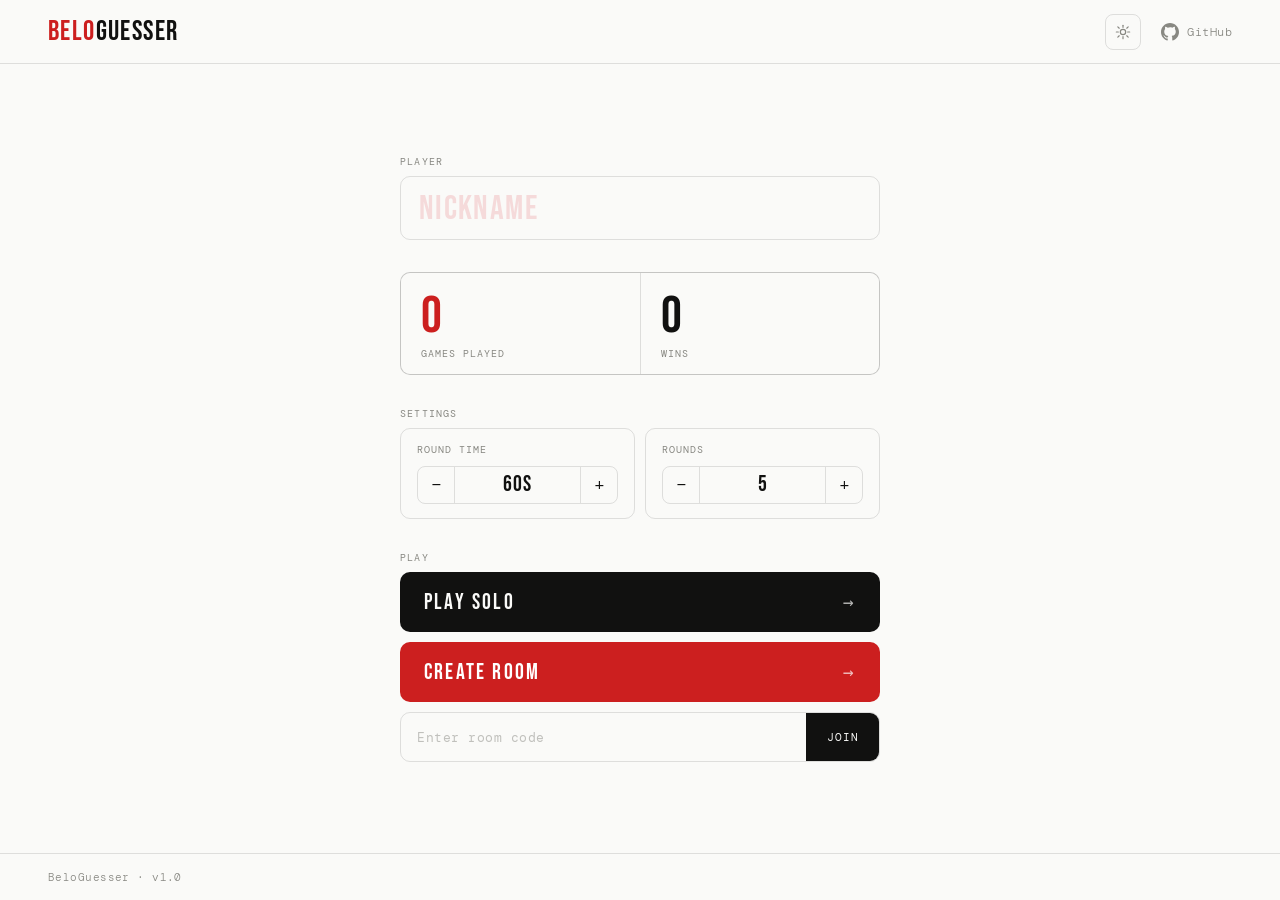
<file: index.html>
<!doctype html>
<html lang="en">
  <head>
    <meta charset="UTF-8" />
    <meta name="viewport" content="width=device-width, initial-scale=1.0" />
    <title>BeloGuesser</title>
    <link rel="preconnect" href="https://fonts.googleapis.com" />
    <link rel="preconnect" href="https://fonts.gstatic.com" crossorigin />
    <link
      href="https://fonts.googleapis.com/css2?family=Bebas+Neue&family=DM+Mono:wght@300;400;500&display=swap"
      rel="stylesheet"
    />
    <link rel="stylesheet" href="menu.css" />
  </head>
  <body>
    <header>
      <div class="logo">Belo<span>Guesser</span></div>
      <div class="header-right">
        <button class="theme-btn" id="theme-btn" title="Toggle theme">
          <svg class="icon-sun" viewBox="0 0 24 24">
            <circle cx="12" cy="12" r="4" />
            <line x1="12" y1="2" x2="12" y2="5" />
            <line x1="12" y1="19" x2="12" y2="22" />
            <line x1="4.22" y1="4.22" x2="6.34" y2="6.34" />
            <line x1="17.66" y1="17.66" x2="19.78" y2="19.78" />
            <line x1="2" y1="12" x2="5" y2="12" />
            <line x1="19" y1="12" x2="22" y2="12" />
            <line x1="4.22" y1="19.78" x2="6.34" y2="17.66" />
            <line x1="17.66" y1="6.34" x2="19.78" y2="4.22" />
          </svg>
          <svg class="icon-moon" viewBox="0 0 24 24">
            <path d="M21 12.79A9 9 0 1 1 11.21 3 7 7 0 0 0 21 12.79z" />
          </svg>
        </button>

        <a
          class="github-link"
          href="https://github.com/"
          target="_blank"
          rel="noopener"
        >
          <svg viewBox="0 0 24 24" xmlns="http://www.w3.org/2000/svg">
            <path
              d="M12 0C5.374 0 0 5.373 0 12c0 5.302 3.438 9.8 8.207 11.387.599.111.793-.261.793-.577v-2.234c-3.338.726-4.033-1.416-4.033-1.416-.546-1.387-1.333-1.756-1.333-1.756-1.089-.745.083-.729.083-.729 1.205.084 1.839 1.237 1.839 1.237 1.07 1.834 2.807 1.304 3.492.997.107-.775.418-1.305.762-1.604-2.665-.305-5.467-1.334-5.467-5.931 0-1.311.469-2.381 1.236-3.221-.124-.303-.535-1.524.117-3.176 0 0 1.008-.322 3.301 1.23A11.509 11.509 0 0112 5.803c1.02.005 2.047.138 3.006.404 2.291-1.552 3.297-1.23 3.297-1.23.653 1.653.242 2.874.118 3.176.77.84 1.235 1.911 1.235 3.221 0 4.609-2.807 5.624-5.479 5.921.43.372.823 1.102.823 2.222v3.293c0 .319.192.694.801.576C20.566 21.797 24 17.3 24 12c0-6.627-5.373-12-12-12z"
            />
          </svg>
          GitHub
        </a>
      </div>
    </header>

    <main>
      <div class="container">
        <div class="profile-section">
          <div class="section-label">Player</div>
          <div class="nick-wrapper">
            <input
              id="nick-input"
              type="text"
              maxlength="24"
              placeholder="NICKNAME"
              autocomplete="off"
              spellcheck="false"
            />
            <button class="nick-save-btn" id="nick-save">Save</button>
          </div>
        </div>

        <div class="stats">
          <div class="stat">
            <div class="stat-value" id="stat-games">0</div>
            <div class="stat-label">Games played</div>
          </div>
          <div class="stat">
            <div class="stat-value" id="stat-wins">0</div>
            <div class="stat-label">Wins</div>
          </div>
        </div>

        <div class="settings-section">
          <div class="section-label">Settings</div>
          <div class="settings-grid">
            <div class="setting-box">
              <div class="setting-name">Round time</div>
              <div class="stepper" id="stepper-time">
                <button class="stepper-btn" data-dir="-1">−</button>
                <div class="stepper-val" id="val-time">60s</div>
                <button class="stepper-btn" data-dir="1">+</button>
              </div>
            </div>
            <div class="setting-box">
              <div class="setting-name">Rounds</div>
              <div class="stepper" id="stepper-rounds">
                <button class="stepper-btn" data-dir="-1">−</button>
                <div class="stepper-val" id="val-rounds">5</div>
                <button class="stepper-btn" data-dir="1">+</button>
              </div>
            </div>
          </div>
        </div>

        <div class="play-section">
          <div class="section-label">Play</div>
          <div class="play-controls">
            <button class="btn-solo" id="btn-solo">
              Play Solo
              <span class="arrow">→</span>
            </button>
            <button class="btn-create" id="btn-create">
              Create room
              <span class="arrow">→</span>
            </button>
            <div class="join-row">
              <input
                id="room-code"
                type="text"
                maxlength="8"
                placeholder="Enter room code"
                autocomplete="off"
                spellcheck="false"
              />
              <button class="btn-join" id="btn-join">Join</button>
            </div>
          </div>
        </div>
      </div>
    </main>

    <footer>
      <div class="footer-text">BeloGuesser · v1.0</div>
      <div class="win-rate" id="win-rate"></div>
    </footer>

    <div class="toast" id="toast"></div>

    <script src="menu.js"></script>
  </body>
</html>
</file>
<file: menu.css>
*,
*::before,
*::after {
  box-sizing: border-box;
  margin: 0;
  padding: 0;
}

:root {
  --red: #cc1f1f;
  --red-dark: #9b1515;
  --red-light: #f5dada;
  --white: #fafaf8;
  --black: #111110;
  --gray: #888882;
  --border: rgba(17, 17, 16, 0.12);
  --stat-bg: #fafaf8;
}

[data-theme="dark"] {
  --red: #e84040;
  --red-dark: #c02020;
  --red-light: #4a1f1f;
  --white: #1a1918;
  --black: #f0efec;
  --gray: #9a9a94;
  --border: rgba(240, 239, 236, 0.18);
  --stat-bg: #222120;
}

html {
  height: 100%;
}

body {
  background: var(--white);
  color: var(--black);
  font-family: "DM Mono", monospace;
  font-weight: 300;
  letter-spacing: -0.01em;
  display: grid;
  grid-template-rows: auto 1fr auto;
  min-height: 100vh;
  transition:
    background 0.3s,
    color 0.3s;
}

header {
  border-bottom: 1px solid var(--border);
  padding: 0 48px;
  height: 64px;
  display: flex;
  align-items: center;
  justify-content: space-between;
  gap: 16px;
}

.logo {
  font-family: "Bebas Neue", sans-serif;
  font-size: 28px;
  letter-spacing: 0.05em;
  color: var(--red);
  user-select: none;
  flex-shrink: 0;
}
.logo span {
  color: var(--black);
}

.header-right {
  display: flex;
  align-items: center;
  gap: 20px;
}

.theme-btn {
  width: 36px;
  height: 36px;
  border: 1px solid var(--border);
  border-radius: 8px;
  background: transparent;
  cursor: pointer;
  display: flex;
  align-items: center;
  justify-content: center;
  color: var(--gray);
  transition:
    color 0.15s,
    border-color 0.15s,
    background 0.15s;
  flex-shrink: 0;
}
.theme-btn:hover {
  color: var(--black);
  border-color: var(--black);
}
.theme-btn svg {
  width: 16px;
  height: 16px;
  fill: none;
  stroke: currentColor;
  stroke-width: 1.8;
  stroke-linecap: round;
  stroke-linejoin: round;
}

.icon-sun {
  display: block;
}
.icon-moon {
  display: none;
}
[data-theme="dark"] .icon-sun {
  display: none;
}
[data-theme="dark"] .icon-moon {
  display: block;
}

.github-link {
  display: flex;
  align-items: center;
  gap: 8px;
  text-decoration: none;
  color: var(--gray);
  font-size: 12px;
  letter-spacing: 0.04em;
  transition: color 0.15s;
  flex-shrink: 0;
}
.github-link:hover {
  color: var(--black);
}
.github-link svg {
  width: 18px;
  height: 18px;
  fill: currentColor;
  flex-shrink: 0;
}

main {
  display: grid;
  place-items: center;
  padding: 48px 24px;
}

.container {
  width: 100%;
  max-width: 480px;
  display: flex;
  flex-direction: column;
  gap: 32px;
}

.section-label {
  font-size: 10px;
  letter-spacing: 0.12em;
  text-transform: uppercase;
  color: var(--gray);
  font-weight: 400;
  margin-bottom: 8px;
}

.profile-section {
  display: flex;
  flex-direction: column;
}

.nick-wrapper {
  display: flex;
  align-items: stretch;
  border: 1px solid var(--border);
  border-radius: 10px;
  overflow: hidden;
  transition: border-color 0.2s;
  height: 64px;
}
.nick-wrapper:focus-within {
  border-color: var(--red);
}

#nick-input {
  flex: 1;
  border: none;
  background: transparent;
  font-family: "Bebas Neue", sans-serif;
  font-size: 34px;
  letter-spacing: 0.04em;
  color: var(--black);
  padding: 0 18px;
  outline: none;
  min-width: 0;
  line-height: 1;
}
#nick-input::placeholder {
  color: var(--red-light);
}

.nick-save-btn {
  flex-shrink: 0;
  display: flex;
  align-items: center;
  justify-content: center;
  border: none;
  border-left: 1px solid var(--border);
  background: var(--red);
  color: white;
  font-family: "DM Mono", monospace;
  font-size: 11px;
  font-weight: 400;
  letter-spacing: 0.1em;
  text-transform: uppercase;
  width: 0;
  min-width: 0;
  padding: 0;
  overflow: hidden;
  opacity: 0;
  pointer-events: none;
  cursor: pointer;
  transition:
    width 0.22s ease,
    opacity 0.22s ease,
    background 0.15s;
  white-space: nowrap;
}
.nick-save-btn.visible {
  width: 88px;
  opacity: 1;
  pointer-events: all;
}
.nick-save-btn:hover {
  background: var(--red-dark);
}

.stats {
  display: grid;
  grid-template-columns: 1fr 1fr;
  gap: 1px;
  background: var(--border);
  border: 1px solid var(--border);
  border-radius: 10px;
  overflow: hidden;
}

.stat {
  background: var(--stat-bg);
  padding: 18px 20px 14px;
  display: flex;
  flex-direction: column;
  gap: 4px;
  transition: background 0.3s;
}

.stat-value {
  font-family: "Bebas Neue", sans-serif;
  font-size: 52px;
  line-height: 1;
  letter-spacing: 0.02em;
  color: var(--black);
}
.stat:first-child .stat-value {
  color: var(--red);
}

.stat-label {
  font-size: 10px;
  letter-spacing: 0.1em;
  text-transform: uppercase;
  color: var(--gray);
  font-weight: 400;
}

.settings-section {
  display: flex;
  flex-direction: column;
}

.settings-grid {
  display: grid;
  grid-template-columns: 1fr 1fr;
  gap: 10px;
}

.setting-box {
  border: 1px solid var(--border);
  border-radius: 10px;
  padding: 14px 16px;
  display: flex;
  flex-direction: column;
  gap: 10px;
}

.setting-name {
  font-size: 10px;
  letter-spacing: 0.1em;
  text-transform: uppercase;
  color: var(--gray);
  font-weight: 400;
}

.stepper {
  display: flex;
  align-items: center;
  border: 1px solid var(--border);
  border-radius: 8px;
  overflow: hidden;
}

.stepper-btn {
  width: 36px;
  height: 36px;
  border: none;
  background: transparent;
  color: var(--black);
  font-size: 18px;
  font-family: "DM Mono", monospace;
  font-weight: 300;
  cursor: pointer;
  display: flex;
  align-items: center;
  justify-content: center;
  flex-shrink: 0;
  transition: background 0.12s;
  line-height: 1;
}
.stepper-btn:hover {
  background: var(--red-light);
}

.stepper-val {
  flex: 1;
  text-align: center;
  font-family: "Bebas Neue", sans-serif;
  font-size: 22px;
  letter-spacing: 0.04em;
  color: var(--black);
  line-height: 36px;
  border-left: 1px solid var(--border);
  border-right: 1px solid var(--border);
  user-select: none;
}

.play-section {
  display: flex;
  flex-direction: column;
}
.play-controls {
  display: flex;
  flex-direction: column;
  gap: 10px;
}

.btn-solo {
  width: 100%;
  background: var(--black);
  color: var(--white);
  border: none;
  border-radius: 10px;
  font-family: "Bebas Neue", sans-serif;
  font-size: 22px;
  letter-spacing: 0.1em;
  padding: 0 24px;
  height: 60px;
  cursor: pointer;
  transition:
    background 0.15s,
    transform 0.1s;
  display: flex;
  align-items: center;
  justify-content: space-between;
}
.btn-solo:hover {
  opacity: 0.85;
}
.btn-solo:active {
  transform: scale(0.99);
}
.btn-solo .arrow {
  font-family: "DM Mono", monospace;
  font-size: 18px;
  font-weight: 300;
  opacity: 0.7;
}

.btn-create {
  width: 100%;
  background: var(--red);
  color: white;
  border: none;
  border-radius: 10px;
  font-family: "Bebas Neue", sans-serif;
  font-size: 22px;
  letter-spacing: 0.1em;
  padding: 0 24px;
  height: 60px;
  cursor: pointer;
  transition:
    background 0.15s,
    transform 0.1s;
  display: flex;
  align-items: center;
  justify-content: space-between;
}
.btn-create:hover {
  background: var(--red-dark);
}
.btn-create:active {
  transform: scale(0.99);
}
.btn-create .arrow {
  font-family: "DM Mono", monospace;
  font-size: 18px;
  font-weight: 300;
  opacity: 0.7;
}

.join-row {
  display: flex;
  border: 1px solid var(--border);
  border-radius: 10px;
  overflow: hidden;
  transition: border-color 0.2s;
  height: 50px;
}
.join-row:focus-within {
  border-color: var(--red);
}

#room-code {
  flex: 1;
  border: none;
  background: transparent;
  font-family: "DM Mono", monospace;
  font-size: 13px;
  letter-spacing: 0.15em;
  text-transform: uppercase;
  color: var(--black);
  padding: 0 16px;
  outline: none;
}
#room-code::placeholder {
  color: var(--gray);
  text-transform: none;
  letter-spacing: 0.04em;
  opacity: 0.5;
}

.btn-join {
  border: none;
  border-left: 1px solid var(--border);
  background: var(--black);
  color: var(--white);
  font-family: "DM Mono", monospace;
  font-size: 11px;
  letter-spacing: 0.1em;
  text-transform: uppercase;
  padding: 0 20px;
  cursor: pointer;
  transition:
    background 0.15s,
    color 0.15s;
  flex-shrink: 0;
}
.btn-join:hover {
  opacity: 0.85;
}

.toast {
  position: fixed;
  bottom: 32px;
  left: 50%;
  transform: translateX(-50%) translateY(12px);
  background: var(--black);
  color: var(--white);
  font-family: "DM Mono", monospace;
  font-size: 12px;
  letter-spacing: 0.06em;
  padding: 10px 20px;
  border-radius: 8px;
  opacity: 0;
  transition:
    opacity 0.2s,
    transform 0.2s;
  pointer-events: none;
  white-space: nowrap;
}
.toast.show {
  opacity: 1;
  transform: translateX(-50%) translateY(0);
}

footer {
  border-top: 1px solid var(--border);
  padding: 16px 48px;
  display: flex;
  align-items: center;
  justify-content: space-between;
}

.footer-text {
  font-size: 11px;
  color: var(--gray);
  letter-spacing: 0.04em;
}
.win-rate {
  font-size: 11px;
  color: var(--gray);
  letter-spacing: 0.04em;
}
.win-rate span {
  color: var(--red);
  font-weight: 500;
}

@media (max-width: 600px) {
  header,
  footer {
    padding: 0 20px;
  }
  main {
    padding: 32px 20px;
  }
}

[data-theme="dark"] .setting-box {
  background: #222120;
}
[data-theme="dark"] .nick-wrapper {
  background: #222120;
}
[data-theme="dark"] .join-row {
  background: #222120;
}
[data-theme="dark"] .stepper {
  background: #2a2927;
}
[data-theme="dark"] .stepper-btn {
  background: #2a2927;
}
[data-theme="dark"] header {
  background: #1a1918;
}
[data-theme="dark"] footer {
  background: #1a1918;
}
</file>
